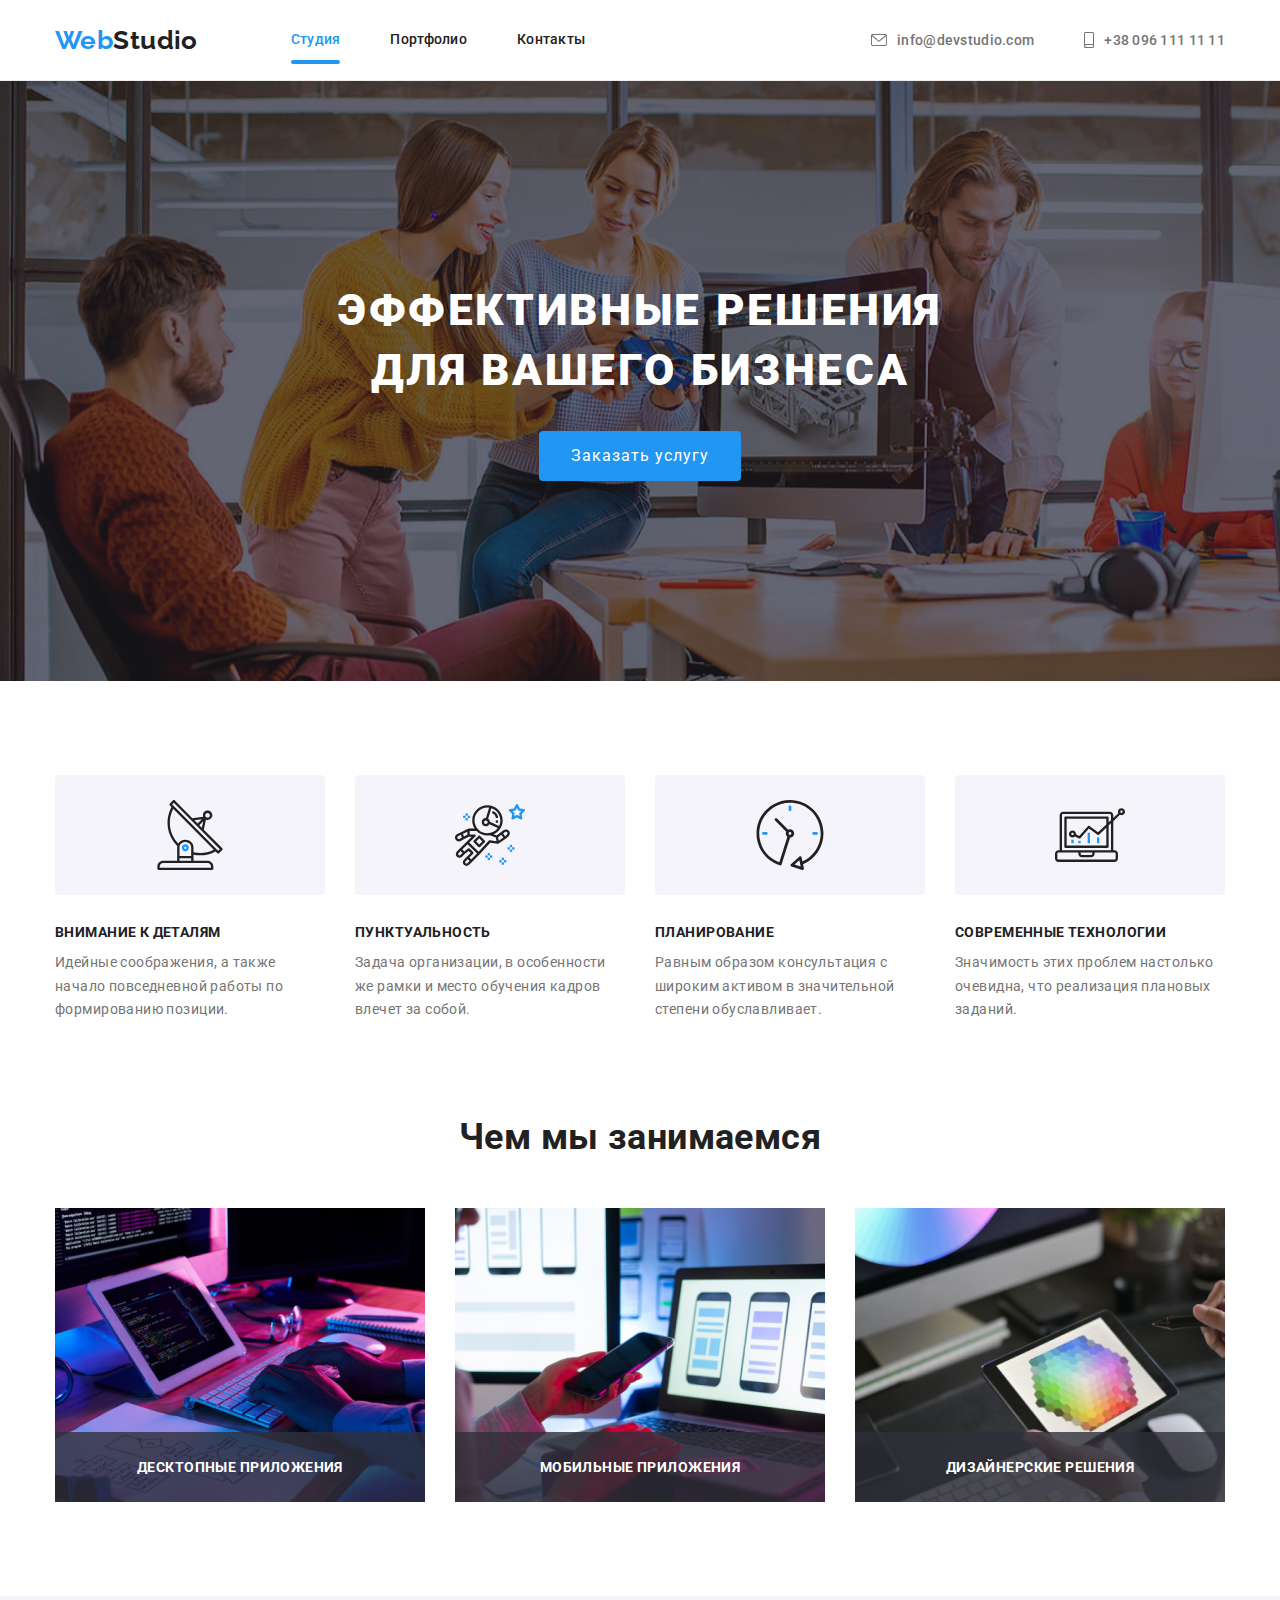
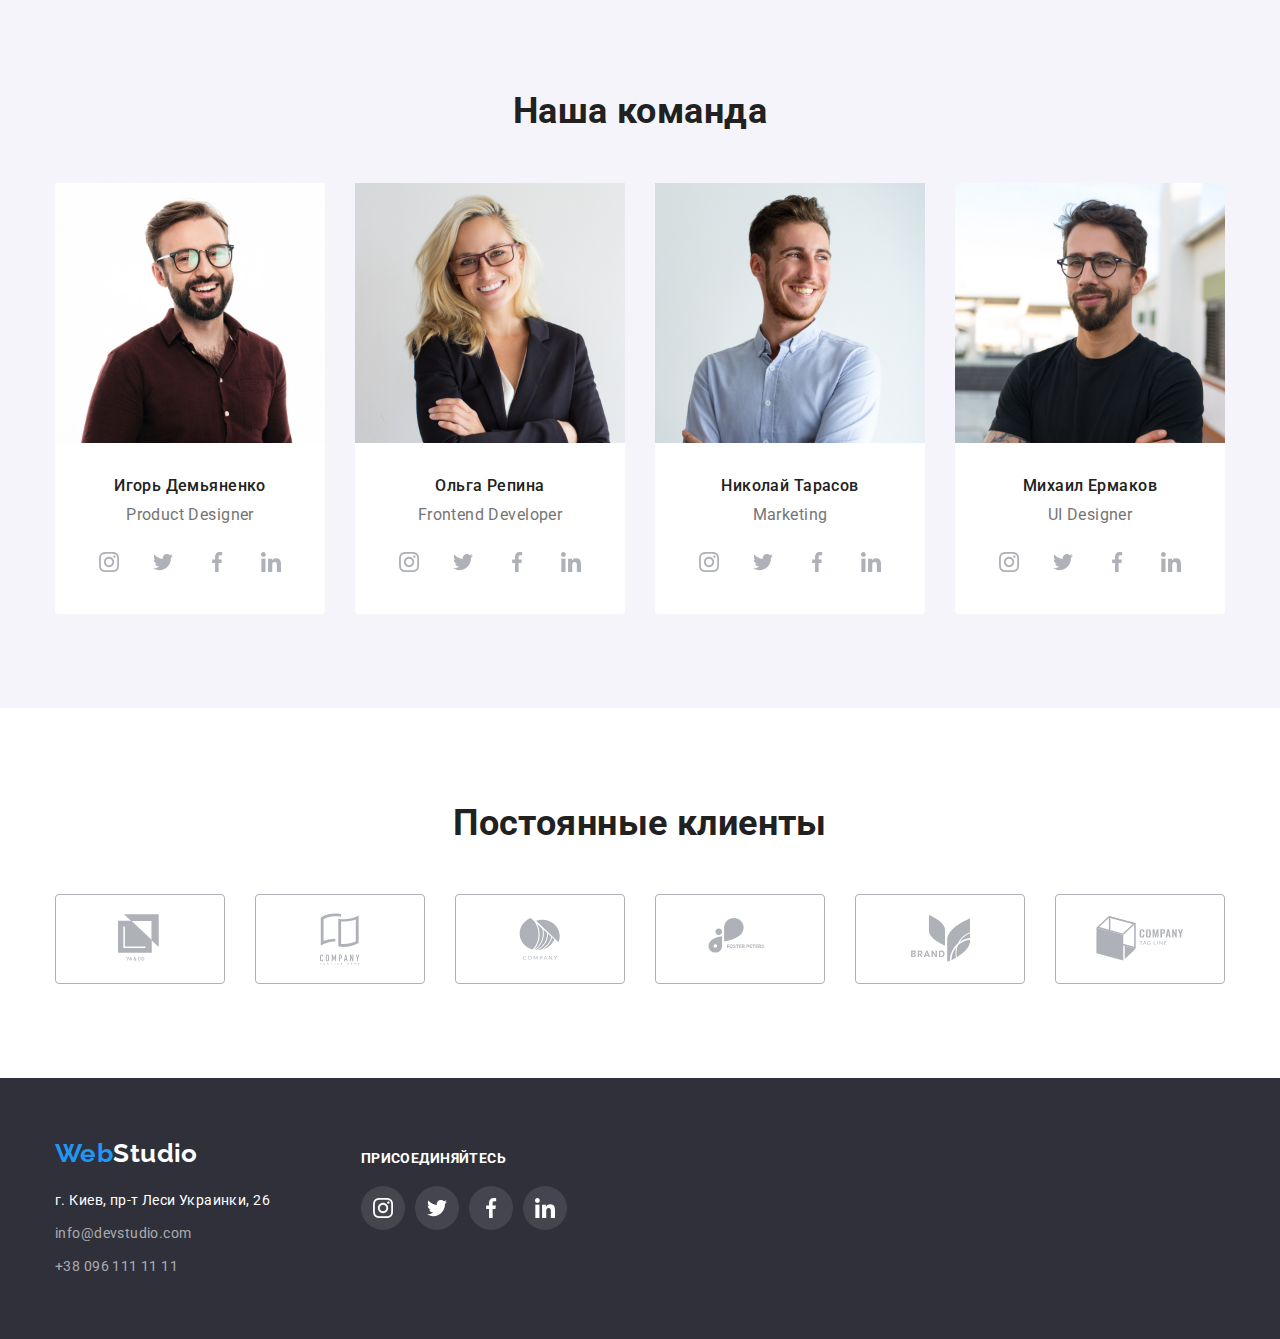
<file: index.html>
<!DOCTYPE html>
<html lang="ru">
<head>
  <meta charset="UTF-8">
  <meta name="viewport" content="width=device-width, initial-scale=1.0">
  <title>Студия</title>
  <link href="https://fonts.googleapis.com/css2?family=Raleway:wght@700&family=Roboto:wght@400;500;700;900&display=swap" rel="stylesheet">

  <link rel="stylesheet" href="https://cdnjs.cloudflare.com/ajax/libs/modern-normalize/1.0.0/modern-normalize.min.css">
  <link rel="stylesheet" href="./css/styles.css">
</head>
<body>
  <!-- ===================хедер================= -->
  <header class="header">
    <div class="nav container">  
      <nav class="site-nav">
        <a href="./index.html" lang="en" class="logo"><span class="accent">Web</span>Studio </a>
        <ul class="site-nav list">
          <li class="nav-item">
            <a href="./index.html" class="header-link link current">Студия</a></li>
          <li class="nav-item">
            <a href="./portfolio.html" class="header-link link">Портфолио</a></li>
          <li class="nav-item">
            <a href="#" class="header-link link">Контакты</a></li>
        </ul>
      </nav>
        <ul class="contacts list">
          <li class="contacts-item">
            <a href="mailto:info@devstudio.com" class="header-adress link">
              <svg class="mail-icon header-contacts-icon">
                <use href="./images/icons/sprite.svg#envelope"></use>
              </svg> 
              info@devstudio.com </a>
          </li>
          <li class="contacts-item">
            <a href="tel:+380961111111" class="header-adress link">
              <svg class="tel-icon header-contacts-icon">
                <use href="./images/icons/sprite.svg#smartphone"></use>
              </svg>
             +38 096 111 11 11 </a>
          </li>
        </ul>
    </div>    
  </header>
  <main>

    <!-- ===================Герой=======================-->

    <section class="hero">
      <div class="hero-wrapper container">
       <h1 class="hero-title">Эффективные решения для вашего бизнеса</h1>
       <button type="button" class="button" data-modal-open>Заказать услугу</button>
      </div>
    </section>
    
    <!--===================наши преимущества====================-->
    <section class="features section">
      <div class="container">
        <!-- <h2 class="section-title">Наши преимущества</h2> -->
        <ul class="features-list list">
          <li class="features-item antenna"><h3 class="title">Внимание к деталям</h3>
            <p class="text">Идейные соображения, а также начало повседневной работы по формированию позиции.</p>
          </li>
          <li class="features-item astronaut"><h3 class="title">Пунктуальность</h3>
            <p class="text">Задача организации, в особенности же рамки и место обучения кадров влечет за собой.</p>
          </li>
          <li class="features-item clock"><h3 class="title">Планирование</h3>
            <p class="text">Равным образом консультация с широким активом в значительной степени обуславливает.</p>
          </li>
          <li class="features-item diagram"><h3 class="title">Современные технологии</h3>
            <p class="text">Значимость этих проблем настолько очевидна, что реализация плановых заданий.</p>
          </li>
        </ul>
      </div>
    </section>

    <!--===================чем занимаемся==========================-->
    <section class="activities section">
      <div class="container">
      <h2 class="section-title">Чем мы занимаемся</h2>
          <ul class="activities-list list">
            <li class="activities-item">
              <a href="" class="activities-link">
                <img src="./images/occupation1.jpg" alt="програмист работает за столом" width="370" height="294">
                <p class="activities-discription">Десктопные приложения</p>
            </a>
          </li>
            <li>
              <a href="" class="activities-link">
                <img src="./images/occupation2.jpg" alt="дизайнер разрабарывает приложение" width="370" height="294">
                <p class="activities-discription">Мобильные приложения</p>

            </a>
          </li>
            <li>
              <a href="" class="activities-link">
                <img src="./images/occupation3.jpg" alt="дизайнер выбирает цвет из палитры на планшете" width="370" height="294">
                <p class="activities-discription">Дизайнерские решения</p>
              </a>
            </li>
          </ul>
      </div>
    </section>

    <!--=============================команда========================-->
    <section class="section team">
      <div class=" container">
          <h2 class="section-title">Наша команда</h2>
          <ul class="employees list">
            <li class="employer-card">
              <img src="./images/employer1.jpg" alt="фото Игоря Демьяненко" width="270" height="260" class="employer-photo">
              <h3 class="title">Игорь Демьяненко</h3>
              <p lang="en" class="position">Product Designer</p>
                            <!-- ===========иконки соц сетей========== -->

              <ul class="socials list">
                <li class="social-item">
                  <a class="social-link link">
                    <svg class="social-icon">
                      <use href="./images/icons/sprite.svg#instagram"></use>
                    </svg>
                  </a>
                </li>
                <li class="social-item">
                  <a class="social-link link">
                    <svg class="social-icon">
                      <use href="./images/icons/sprite.svg#twitter"></use>
                    </svg>
                  </a>
                </li>
                <li class="social-item">
                  <a class="social-link link">
                    <svg class="social-icon">
                      <use href="./images/icons/sprite.svg#facebook"></use>
                      </svg>
                  </a>
                </li>
                <li class="social-item">
                  <a class="social-link link">
                    <svg class="social-icon">
                      <use href="./images/icons/sprite.svg#linkedin"></use>
                      </svg>
                  </a>
                </li>
              </ul>
            </li>
            <li class="employer-card">
                  <img src="./images/employer2.jpg" alt="фото Ольги Репиной" width="270" height="260" class="employer-photo">
                  <h3 class="title">Ольга Репина</h3>
                  <p lang="en" class="position">Frontend Developer</p>
                  <!-- ===========иконки соц сетей========== -->

                  <ul class="socials list">
                
                <li class="social-item">
                  <a class="social-link link">
                    <svg class="social-icon">
                      <use href="./images/icons/sprite.svg#instagram"></use>
                    </svg>
                  </a>
                </li>
                <li class="social-item">
                  <a class="social-link link">
                    <svg class="social-icon">
                      <use href="./images/icons/sprite.svg#twitter"></use>
                    </svg>
                  </a>
                </li>
                <li class="social-item">
                  <a class="social-link link">
                    <svg class="social-icon">
                      <use href="./images/icons/sprite.svg#facebook"></use>
                    </svg>
                  </a>
                </li>
                <li class="social-item">
                  <a class="social-link link">
                    <svg class="social-icon">
                      <use href="./images/icons/sprite.svg#linkedin"></use>
                      </svg>
                  </a>
                </li>
                 </ul>
            </li>
            <li class="employer-card">
              <img src="./images/employer3.jpg" alt=" фото Николая Тарасова" width="270" height="260" class="employer-photo">
              <h3 class="title">Николай Тарасов</h3>
              <p lang="en" class="position">Marketing</p>
                            <!-- ===========иконки соц сетей========== -->

              <ul class="socials list">
                <li class="social-item">
                  <a class="social-link link">
                    <svg class="social-icon">
                      <use href="./images/icons/sprite.svg#instagram"></use>
                    </svg>
                  </a>
                </li>
                <li class="social-item">
                  <a class="social-link link">
                    <svg class="social-icon">
                      <use href="./images/icons/sprite.svg#twitter"></use>
                    </svg>
                  </a>
                </li>
                <li class="social-item">
                  <a class="social-link link">
                    <svg class="social-icon">
                      <use href="./images/icons/sprite.svg#facebook"></use>
                    </svg>
                  </a>
                </li>
                <li class="social-item">
                  <a class="social-link link">
                    <svg class="social-icon">
                      <use href="./images/icons/sprite.svg#linkedin"></use>
                    </svg>
                  </a>
                </li>
              </ul>

            </li>
            <li class="employer-card">
              <img src="./images/employer4.jpg" alt="фото Михаила Ермакова" width="270" height="260" class="employer-photo">
              <h3 class="title">Михаил Ермаков</h3>
              <p lang="en" class="position">UI Designer</p>
                            <!-- ===========иконки соц сетей========== -->

              <ul class="socials list">
                <li class="social-item">
                  <a class="social-link link">
                    <svg class="social-icon">
                      <use href="./images/icons/sprite.svg#instagram"></use>
                    </svg>
                  </a>
                </li>
                <li class="social-item">
                  <a class="social-link link">
                    <svg class="social-icon">
                      <use href="./images/icons/sprite.svg#twitter"></use>
                    </svg>
                  </a>
                </li>
                <li class="social-item">
                  <a class="social-link link">
                    <svg class="social-icon">
                      <use href="./images/icons/sprite.svg#facebook"></use>
                    </svg>
                  </a>
                </li>
                <li class="social-item">
                  <a class="social-link link">
                    <svg class="social-icon">
                      <use href="./images/icons/sprite.svg#linkedin"></use>
                    </svg>
                  </a>
                </li>
              </ul>
            </li>
          </ul>
      </div>
    </section>

    <!-- =====================Постоянные клиенты====================-->
    <section class="section clients">
      <div class="container">
        <h2 class="section-title"> Постоянные клиенты</h2>
        <ul class="clients-list list">
          <li class="clients-item">
            <a href="" class="clients-link link">
              <svg class="clients-icon" height="50px" width="45px"> 
                  <use href="./images/icons/sprite.svg#logo-1"></use> 
              </svg>
            </a>
          </li>
          <li class="clients-item">
            <a href="" class="clients-link link">
              <svg class="clients-icon" height="52px" width="40px">
                  <use href="./images/icons/sprite.svg#logo-2"></use>
              </svg>
            </a>
          </li>
          <li class="clients-item">
            <a href="" class="clients-link link">
              <svg class="clients-icon" height="42px" width="42px">
                <use href="./images/icons/sprite.svg#logo-3"></use>
              </svg>
            </a>
          </li>
          <li class="clients-item">
            <a href="" class="clients-link link">
              <svg class="clients-icon" height="42px" width="80px">
                <use href="./images/icons/sprite.svg#logo-4"></use>
              </svg>
            </a>
          </li>
          <li class="clients-item">
            <a href="" class="clients-link link">
              <svg class="clients-icon" height="47px" width="59px">
                <use href="./images/icons/sprite.svg#logo-5"></use>
              </svg>
            </a>
          </li>
          <li class="clients-item">
            <a href="" class="clients-link link">
              <svg class="clients-icon" height="45" width="88px">
                <use href="./images/icons/sprite.svg#logo-6"></use>
              </svg>
            </a>
          </li>
        </ul>
      </div>
    </section>
  </main>
<!-- ==========================футер======================= -->

  <footer class="footer">
    <div class="container">
          <div class="footer-adress">
            <a href="./index.html" lang="en" class="logo footer-logo"><span class="accent">Web</span>Studio</a>
            <address class="address">
                <ul class="address-list list">
                <li class="address-item">г. Киев, пр-т Леси Украинки, 26</li>
                  <li class="address-item"><a href="mailto:info@devstudio.com" class="link">info@devstudio.com</a></li>
                  <li class="address-item"><a href="tel:+380961111111" class="link">+38 096 111 11 11 </a>
              </ul>
            </address>
          </div>
        <div class="socials-footer">
          <h3 class="socials-title">Присоединяйтесь</h3>
          <ul class="socials list">
            <li class="social-item">
              <a href="" class="social-link link">
                <svg class="social-icon">
                  <use href="./images/icons/sprite.svg#instagram"></use>
                </svg>
              </a>
            </li>
            <li class="social-item">
              <a href="" class="social-link link">
                <svg class="social-icon">
                  <use href="./images/icons/sprite.svg#twitter"></use>
                </svg>
              </a>
            </li>
            <li class="social-item">
              <a href="" class="social-link link">
                <svg class="social-icon">
                  <use href="./images/icons/sprite.svg#facebook"></use>
                </svg>
              </a>
            </li>
            <li class="social-item">
              <a href="" class="social-link link">
                <svg class="social-icon">
                  <use href="./images/icons/sprite.svg#linkedin"></use>
                </svg>
              </a>
            </li>
          </ul>
        </div>
    </div>
  </footer>
    <!--==============================модальное окно=====================  -->
    <div class="backdrop is-hidden" data-modal>
      <div class="modal">
        <button type="button" class="modal-close-btn" data-modal-close>
        <svg width="30" height="30">
          <use href="./images/icons/sprite.svg#close"></use>
        </svg>
      </button>
      </div>
    </div>
      <!-- ========================скрипт=================================== -->
  <script src="./js/modal.js"></script>

</body>

</html>
</file>
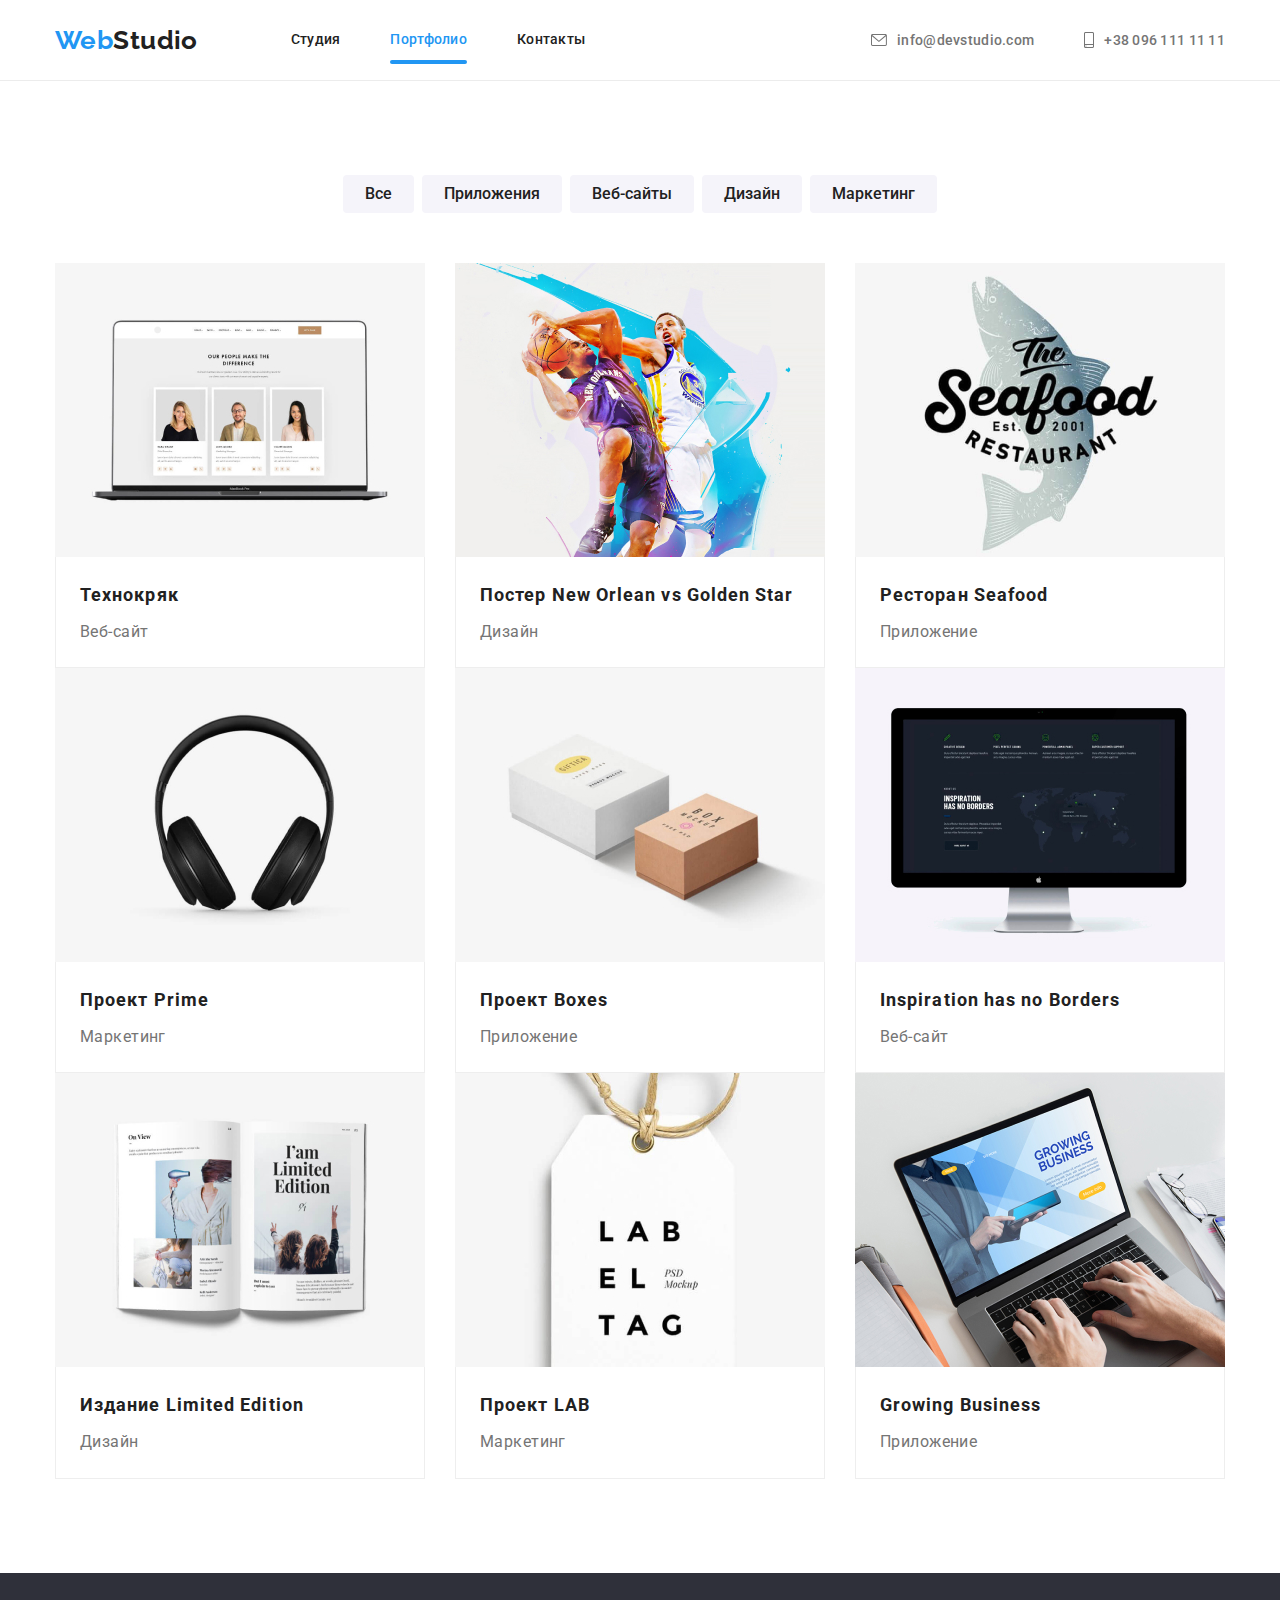
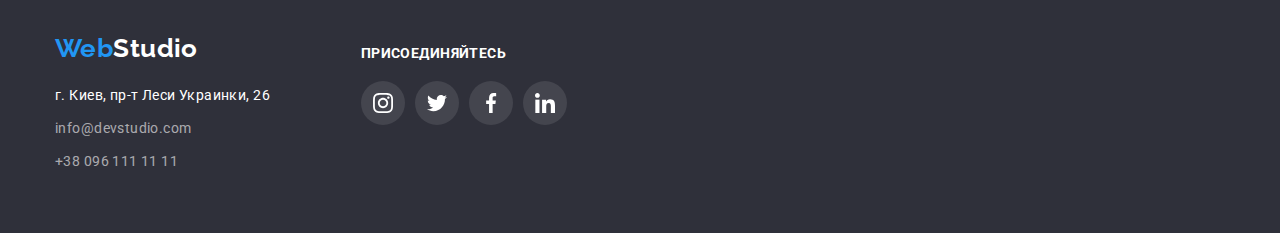
<file: portfolio.html>
<!DOCTYPE html>
<html lang="ru">
<head>
    <meta charset="UTF-8">
    <meta name="viewport" content="width=device-width, initial-scale=1.0">
    <title>Портфолио</title>
    <link href="https://fonts.googleapis.com/css2?family=Raleway:wght@700&family=Roboto:wght@400;500;700;900&display=swap" rel="stylesheet">

    <link rel="stylesheet" href="https://cdnjs.cloudflare.com/ajax/libs/modern-normalize/1.0.0/modern-normalize.min.css">
    <link rel="stylesheet" href="./css/styles.css">
</head>
<body>

  <!-- =======Хедер=========== -->
  <header class="header">
    <div class="nav container">  
      <nav class="site-nav">
        <a href="./index.html" lang="en" class="logo"><span class="accent">Web</span>Studio </a>
        <ul class="site-nav list">
          <li class="nav-item">
            <a href="./index.html" class="header-link link">Студия</a></li>
          <li class="nav-item">
            <a href="./portfolio.html" class="header-link link current">Портфолио</a></li>
          <li class="nav-item">
            <a href="#" class="header-link link">Контакты</a></li>
        </ul>
      </nav>
        <ul class="contacts list">
          <li class="contacts-item">
            <a href="mailto:info@devstudio.com" class="header-adress link">
              <svg class="mail-icon header-contacts-icon">
                <use href="./images/icons/sprite.svg#envelope"></use>
              </svg> 
              info@devstudio.com </a>
          </li>
          <li class="contacts-item">
            <a href="tel:+380961111111" class="header-adress link">
              <svg class="tel-icon header-contacts-icon">
                <use href="./images/icons/sprite.svg#smartphone"></use>
              </svg>
             +38 096 111 11 11 </a>
          </li>
        </ul>
    </div>    
  </header>
   <main>
   <!--======== фильтры ==========-->
    <section class="portfolio section">
      <div class="container">
          <!-- <h1>Портфолио</h1> -->
          <ul class="filter list">
            <li><button type="button" class="button">Все</button></li>
            <li><button type="button" class="button">Приложения</button></li>
            <li><button type="button" class="button">Веб-сайты</button></li>
            <li><button type="button" class="button">Дизайн</button></li>
            <li><button type="button" class="button">Маркетинг</button></li>
          </ul>
    <!--=======проекты============  -->
          <ul class="projects list">
            <li class="projects-item">
              <a href="#" class="project-link">
                <div class="project-thumb">
                  <img src="./images/project1.jpg" alt="макбук про с открытой веб-страницей" width="370" height="294" class="project-img">
                  <p class="project-overlay" >Технокряк это современная площадка распространения коронавируса. Компании используют
                     эту платформу для цифрового шпионажа и атак на защищённые сервера конкурентов.</p>
                </div>
                <div class="projects-text">
                  <h2 class="title">Технокряк</h2>
                  <p class="text">Веб-сайт</p>
              </div>
              </a>
            </li>
            <li class="projects-item">
              <a href="#" class="project-link">
                <div class="project-thumb">
                <img src="./images/project2.jpg" alt="два баскетболиста в прыжке борятся за мяч" width="370" height="294" class="project-img">
                <p class="project-overlay" >Технокряк это современная площадка распространения коронавируса. Компании используют
                  эту платформу для цифрового шпионажа и атак на защищённые сервера конкурентов.</p>
                </div>
                <div class="projects-text">
                  <h2 class="title">Постер <span lang="en">New Orlean vs Golden Star</span></h2>
                  <p class="text">Дизайн</p>
                </div>
              </a>
            </li>
            <li class="projects-item">
              <a href="#" class="project-link">
                <div class="project-thumb">
                  <img src="./images/project3.jpg" alt="логотип ресторана морской еды" width="370" height="294" class="project-img">
                  <p class="project-overlay" >Технокряк это современная площадка распространения коронавируса. Компании используют
                    эту платформу для цифрового шпионажа и атак на защищённые сервера конкурентов.</p>
                </div>
                <div class="projects-text">
                  <h2 class="title">Ресторан <span lang="en">Seafood</span></h2>
                  <p class="text">Приложение</p>
                </div>
              </a>
            </li>
            <li class="projects-item">
              <a href="#" class="project-link">
                <div class="project-thumb">
                  <img src="./images/project4.jpg" alt="наушники" width="370" height="294" class="project-img">
                  <p class="project-overlay" >Технокряк это современная площадка распространения коронавируса. Компании используют
                    эту платформу для цифрового шпионажа и атак на защищённые сервера конкурентов.</p>
                </div>
                  <div class="projects-text">
                  <h2 class="title">Проект <span lang="en">Prime</span></h2>
                  <p class="text">Маркетинг</p>
                </div>
              </a>
            </li>
            <li class="projects-item">
              <a href="#" class="project-link">
                <div class="project-thumb">
                  <img src="./images/project5.jpg" alt="две коробки белая и розовая" width="370" height="294" class="project-img">
                  <p class="project-overlay" >Технокряк это современная площадка распространения коронавируса. Компании используют
                    эту платформу для цифрового шпионажа и атак на защищённые сервера конкурентов.</p>
                </div>
                  <div class="projects-text">
                  <h2 class="title">Проект <span lang="en">Boxes</span></h2>
                  <p class="text">Приложение</p>
                </div class="projects-text">
              </a> 
            </li>
            <li class="projects-item"> 
              <a href="#" class="project-link">
                <div class="project-thumb">
                  <img src="./images/project6.jpg" alt="монитор с открытым сайтом" width="370" height="294" class="project-img">
                  <p class="project-overlay" >Технокряк это современная площадка распространения коронавируса. Компании используют
                    эту платформу для цифрового шпионажа и атак на защищённые сервера конкурентов.</p>
                </div>
                  <div class="projects-text">
                  <h2 lang="en" class="title">Inspiration has no Borders</h2>
                  <p class="text">Веб-сайт</p>
                </div>
              </a>
            </li>
            <li class="projects-item">
              <a href="#" class="project-link">
                <div class="project-thumb">
                  <img src="./images/project7.jpg" alt="открытый журнал" width="370" height="294" class="project-img">
                  <p class="project-overlay" >Технокряк это современная площадка распространения коронавируса. Компании используют
                    эту платформу для цифрового шпионажа и атак на защищённые сервера конкурентов.</p>
                </div>
                  <div class="projects-text">
                  <h2 class="title">Издание <span lang="en">Limited Edition</span></h2>
                  <p class="text">Дизайн</p>
                </div>
              </a>
            </li>
            <li class="projects-item">
              <a href="#" class="project-link">
                <div class="project-thumb">
                  <img src="./images/project8.jpg" alt="ярлык с надписью" width="370" height="294" class="project-img">
                  <p class="project-overlay" >Технокряк это современная площадка распространения коронавируса. Компании используют
                    эту платформу для цифрового шпионажа и атак на защищённые сервера конкурентов.</p>
                </div>
                <div class="projects-text">
                  <h2 class="title">Проект <span lang="en">LAB</span></h2>
                  <p class="text">Маркетинг</p>
                </div>
              </a>
            </li>
            <li class="projects-item">
              <a href="#" class="project-link">
                <div class="project-thumb">
                  <img src="./images/project9.jpg" alt="мужские руки на клавиатуре ноутбука" class="project-img">
                  <p class="project-overlay" >Технокряк это современная площадка распространения коронавируса. Компании используют
                    эту платформу для цифрового шпионажа и атак на защищённые сервера конкурентов.</p>
                </div>
                <div class="projects-text">
                  <h2 lang="en" class="title">Growing Business</h2>
                  <p class="text">Приложение</p>
                </div>
              </a>
            </li>
          </ul>
        </div>
      </div>
    </section>
  </main>

  <!-- ========футер============ -->
  <footer class="footer">
    <div class="container">
          <div class="footer-adress">
            <a href="./index.html" lang="en" class="logo footer-logo"><span class="accent">Web</span>Studio</a>
            <address class="address">
                <ul class="address-list list">
                <li class="address-item">г. Киев, пр-т Леси Украинки, 26</li>
                  <li class="address-item"><a href="mailto:info@devstudio.com" class="link">info@devstudio.com</a></li>
                  <li class="address-item"><a href="tel:+380961111111" class="link">+38 096 111 11 11 </a>
              </ul>
            </address>
          </div>
        <div class="socials-footer">
          <h3 class="socials-title">Присоединяйтесь</h3>
          <ul class="socials list">
            <li class="social-item">
              <a href="" class="social-link link">
                <svg class="social-icon">
                  <use href="./images/icons/sprite.svg#instagram"></use>
                </svg>
              </a>
            </li>
            <li class="social-item">
              <a href="" class="social-link link">
                <svg class="social-icon">
                  <use href="./images/icons/sprite.svg#twitter"></use>
                </svg>
              </a>
            </li>
            <li class="social-item">
              <a href="" class="social-link link">
                <svg class="social-icon">
                  <use href="./images/icons/sprite.svg#facebook"></use>
                </svg>
              </a>
            </li>
            <li class="social-item">
              <a href="" class="social-link link">
                <svg class="social-icon">
                  <use href="./images/icons/sprite.svg#linkedin"></use>
                </svg>
              </a>
            </li>
          </ul>
        </div>
    </div>
  </footer>           
</body>
</html>
</file>
<file: css/styles.css>
/* основные цвета */
/* основной цвет текста #212121; */
/* вторичный цвет текста #757575; */
/* акцент цвет  #2196f3; */
/* белый #ffffff */

/* цвет фона  #E5E5E5; */
/* цвет фона хедера #FFFFFF; */
/* цвет фона футера #2F303A; */

        /*цвет почта и телефон в футере  */
/* rgba(255, 255, 255, 0.6); */
/* цвет фона кнопки #F5F4FA */

:root{
        --primary-text-color:#757575;
        --title-text-color:#212121;
        --accent-color:#2196f3;
        --accent-white-color: #ffffff;
        --primary-bg-color: #ffffff;
        --team-bg-color:  #F5F4FA;
        --footer-bg-color: #2F303A;
        --button-color: #F5F4FA;
        --primary-font: Roboto, sans-serif;
        --secondary-font: Raleway, sans-serif;
}
*,
*::before,
*::after{
        margin: 0;
        padding: 0;
}

body {
        background-color: var(--primary-bg-color); 
        color: var(--primary-text-color);

        font-family: var(--primary-font);
        letter-spacing: 0.03em;
        font-size: 14px;
  }

.list{
        list-style: none;
        margin: 0px;
        padding: 0px;
}
.button {
        display: inline-block;
        border: 0px;
        border-radius: 4px;
        text-align: center;
        cursor: pointer;

}
.container {
        width: 1200px;
        /* outline: 2px solid red; */
        padding: 0 15px;
        margin: 0 auto;
        }
.section {
        padding-top: 94px;
        padding-bottom: 94px;
}
.section-title{
        color: var(--title-text-color);

        font-weight: 700;
        font-size: 36px;
        line-height: 1.17;
        text-align: center;

        margin-top: 0px;
        margin-bottom: 50px;
        
}


/*  =================Хедер===================== */
.logo{
        color: var(--title-text-color);  
        text-decoration: none;

        font-family: var(--secondary-font);
        font-weight: 700;
        font-size: 26px;
        line-height: 1.19;

        margin-right: 93px;
        
}

.logo .accent{
        color: var(--accent-color);
}

/* ===============навигация сайта==================  */
.nav.container {
        display: flex;
        justify-content: space-between;
        /* padding-top: 24px;
        padding-bottom: 24px; */
}
.header {
        border-bottom: 1px solid #ECECEC;
}
.site-nav{
        display: flex;
        justify-content: space-between;
        align-items: center;
}
/* .site-nav.list{
        margin-top: 32px;
        margin-bottom: 32px;
} */
.nav-item {
        position: relative;
        display: flex;
}
.contacts.list:last-child {
        margin-left: 50px;
}

.site-nav .link {
        color: var(--title-text-color);
}

.contacts.list {
        display: flex;
        align-items: center;
}        

.contacts .link{
        color: var(--primary-text-color);
}

.site-nav li+li {
        margin-left: 50px;
} 
.link{
        text-decoration: none;

}
.header-link {
        
        font-weight: 500;
        font-size: 14px;
        line-height: 1.14;
        letter-spacing: 0.02em;

        transition-duration: 250ms;
        transition-timing-function: cubic-bezier(0.4, 0, 0.2, 1);

        padding: 32px 0px;

}
.header-link:hover,
.header-link:focus {
        color: var(--accent-color);
}


.site-nav .link.current{
        color: var(--accent-color);
        justify-content: top;
}
.link.current::after {
        position: absolute;
        content: "";
        display: block;

        height: 4px;
        width: 100%;
        background-color: var(--accent-color);
        border-radius: 2px;
        align-self: flex-end;
        margin-top: 28px;
        /* pointer-events: none; */
}

/* /* .contacts-item {
        margin-top: 32px;
        margin-bottom: 32px;} */
.contacts li+li {
        margin-left: 50px;
}
.header-contacts-icon {
        margin-right: 10px;

        transition-duration: 250ms;
        transition-timing-function: cubic-bezier(0.4, 0, 0.2, 1);

}
     
.header-adress {
        display: flex;
        align-items: center;
        font-weight: 500;
        font-size: 14px;
        line-height: 1.143;
        letter-spacing: 0.02em;


        transition-duration: 250ms;
        transition-timing-function: cubic-bezier(0.4, 0, 0.2, 1);
}
.header-adress:hover {
color:  var(--accent-color)
}

.header-adress:hover .header-contacts-icon,
.header-adress:focus .header-contacts-icon {
        --color3: #2196f3;
}
.mail-icon {
        width: 16px;
        height: 12px;
}
     .tel-icon{
       width: 10px;
       height: 16px;
}
    
      
/* =========================Герой =================*/
.hero {
        background-color: var(--footer-bg-color);
        margin: 0 auto;
        padding-top: 200px;
        padding-bottom: 200px;

        max-width: 1600px;
        background-image: linear-gradient(
                rgba(47, 48, 58, 0.4),
                rgba(47, 48, 58, 0.4)),        
        url(../images/background.jpg);
        background-size: cover;
}
.hero-wrapper {

        display: flex;
        justify-content: center;
        flex-direction: column;
        align-items: center;
        
}
.hero-title {
        color: var(--accent-white-color);

        font-weight: 900;
        font-size: 44px;
        line-height: 1.36;
        letter-spacing: 0.06em;
        text-align: center;     
        text-transform: uppercase;

        width: 698px;
        margin-bottom: 30px;
}
.hero .button{
        color: var(--accent-white-color);
        background-color: var(--accent-color);

        font-family: inherit;
        text-decoration: none;
        letter-spacing: 0.06em;
        font-size: 16px;
        line-height: 1.875;

        padding: 10px 32px;
}
/* =====================секции================ */
/* .features,
.activities,
.employees{
        list-style: none;
} */

/* =================Преимущества =================*/
.features.section{
        padding-bottom: 0px;
}

.features .section-title{
        margin: 0;
}
.features-list .title{
        color: var(--title-text-color);

        font-weight: 700;
        font-size: 14px;
        line-height: 1.14;
        text-transform: uppercase;

        margin-top: 0px;
        margin-bottom: 10px;
}
.text {
        line-height: 1.71;
        margin: 0px;
}
/* .features {
        padding-top: 94px;
        padding-bottom: 94px; 
} */
.features-list{
        display: flex;
        justify-content: center;
}
.features-list li+li{
        margin-left: 30px;
}
.features-list li{
        max-width: 270px;
}
.features-item::before{
        content: "";
        display: block;
      
        width: 270px;
        height: 120px;
        
        margin-bottom: 30px;
        background-size: 70px 70px;
        background-position: center;
        background-repeat: no-repeat;
        background-color: #f5f4fa;
        border-radius: 4px;
         
}
.antenna::before{
        background-image: url(../images/icons/antenna.svg);
}
      
.astronaut::before{
        background-image: url(../images/icons/astronaut.svg);
}
.clock::before{
        background-image: url(../images/icons/clock.svg);
}
.diagram::before{
        background-image: url(../images/icons/diagram.svg);
}
      
      
/* ====================чем мы занимаемся=============== */

.activities {
        padding-bottom: 94px;
}
.activities-list {
        display: flex;
}
.activities-list li+li {
        margin-left: 30px;
}
.activities-link {
        position: relative;
        text-decoration: none;
        display: flex;
        
        
}
.activities-discription {
        position: absolute;
        bottom: 0px;

        width: 100%;
                
        font-weight: 700;
        font-size: 14px;
        line-height: 1.143;
        text-align: center;
        background-color: rgba(47, 48, 57, 0.8);
        text-transform: uppercase;
        color: var(--accent-white-color);
        
        padding-top: 27px;
        padding-bottom: 27px;
        
        
}

/* ========================Команда==================== */

.team {
background-color: var(--team-bg-color);
/* padding-top: 94px;
padding-bottom: 94px;
*/
}

.team .employer-card {
        background-color: var(--primary-bg-color);
        border-radius: 0px 0px 4px 4px;

        padding-bottom: 30px;
        
}

.employer-photo {
        margin-bottom: 30px;

}

.employees .title{
        color: var(--title-text-color);

        font-weight: 500;
        font-size: 16px;
        line-height: 1.19;
        text-align: center;

        margin-top: 0px;
        margin-bottom: 10px;
}

.position {
        font-size: 16px;
        line-height: 1.19;
        margin-bottom: 16px;
        text-align: center;
}
.employees.list{
        display: flex;
}
.employees.list>li+li{
        margin-left: 30px;
}
.socials{
        display: flex;
        justify-content: center;
      }
.social-item:not(:last-child) {
        margin-right: 10px;
}

.social-link {
        justify-content: center;
        align-items: center;
        display: flex;

        width: 44px;
        height: 44px;
        border-radius: 50%;

        background-size: cover;
        background-color: var(--primary-bg-color);

        transition: 250ms cubic-bezier(0.4, 0, 0.2, 1);

        /* transition-timing-function: cubic-bezier(0.4, 0, 0.2, 1);
        transition-duration: 250ms; */
}
.social-icon {  
        width: 20px;
        height: 20px;
        /* fill: #afb1b8; */

        
}
.social-link:hover,
.social-link:focus {
        background-color: var(--accent-color);
}

.social-link:hover .social-icon,
.social-link:focus .social-icon {
        --color4: #ffffff;
}



/* ===============================Клиенты===================== */


.clients-list {
        display: flex;
        align-items: center;
        justify-content: space-between;
}

.clients-item {
        display: flex;
        justify-content: center;
        align-items: center;
        }
.clients-iteam:not(:last-child){
        margin-right: 30px;
}


.clients-link{
        display: flex;
        width: 170px;
        height: 90px;

        justify-content: center;
        align-items: center;
        border: 1px solid;
        border-color: #AFB1B8;
        border-radius: 4px;
        --color4: #AFB1B8; 

        transition: 250ms cubic-bezier(0.4, 0, 0.2, 1);
}
.clients-link:hover,
.clients-link:focus {

        
        border-color: var(--accent-color);
}
.clients-icon{
                   
        transition-duration: 250ms; 
        transition-timing-function: cubic-bezier(0.4, 0, 0.2, 1);
        transition: 250ms cubic-bezier(0.4, 0, 0.2, 1); 
}

.clients-link:hover .clients-icon,
.clients-link:focus .clients-icon {
        
        --color4: #2196f3;

        /* transition: 250ms cobic-bezier(0.4, 0, 0.2, 1); */
        /* box-shadow: 0px 4px 4px 0px rgba(0, 0, 0, 0.25), 0px 4px 4px 0px rgba(0, 0, 0, 0.25); */
        }


/* =======================футер======================= */
.footer .container {
        display: flex;
}
.footer{
        background-color: var(--footer-bg-color);
        padding-bottom: 60px;
        padding-top: 60px;
}
.footer-adress {
        margin-right: 70px;
}

.footer-logo {
        color: var(--accent-white-color);
        text-decoration: none;

        display: block;
        margin-bottom: 20px;
}
.footer-logo .accent {
        color: var(--accent-color)
}
.address-list {
        color: var(--accent-white-color);
        list-style: none;

        font-style: normal;
        font-size: 14px;
        line-height: 1.71;
        display: block;
}
.address .link {
color: rgba(255, 255, 255, 0.6);
text-decoration: none;

font-weight: 400;
font-size: 14px;
line-height: 1.71;
letter-spacing: 0.03em;
}

.address-list li+li {
        margin-top: 9px;
}
.socials-footer{
        margin-top: 12px;
}
.socials-title {
        margin-bottom: 20px;
        font-weight: bold;
        font-size: 14px;
        line-height: 1.143;
        letter-spacing: 0.03em;
        text-transform: uppercase;
        color: #ffffff;
}
.socials-footer .social-link{
        --color4: #ffffff;      
        background-color: rgba(255, 255, 255, 0.1);

        transition: 250ms cubic-bezier(0.4, 0, 0.2, 1);

}
.socials-footer .social-link:hover {
        background-color: var(--accent-color);
}
        
/* =======================модальное окно======================= */

.backdrop {
        position: fixed;
        left: 0px;
        top: 0px;
        width: 100%;
        height: 100%;
        background: rgba(0, 0, 0, 0.2);
        transition: 250ms linear;
      }
      
      .modal {
        position: absolute;
        top: 50%;
        left: 50%;
        transform: translate(-50%, -50%);
        width: 528px;
        min-height: 581px;
        background-color: #ffffff;
        box-shadow: 0px 1px 3px rgba(0, 0, 0, 0.12), 0px 1px 1px rgba(0, 0, 0, 0.14),
          0px 2px 1px rgba(0, 0, 0, 0.2);
        border-radius: 4px;

        transition: 250ms linear;
      }
      
      .modal-close-btn {
        
        width: 30px;
        height: 30px;
        position: absolute;
        top: 8px;
        right: 8px;
        border-radius: 50%;
        border: 0px;

        cursor: pointer;

      }
      .is-hidden {
        opacity: 0;
        visibility: hidden;
        pointer-events: none;
      }


/* =============================Портфолио========================== */

/* =============================фильтры====================== */
/* .portfolio {
        padding-top: 94px;
        padding-bottom: 94px;
} */

.filter {
        margin-bottom: 50px;
        display: flex;
        justify-content: center;
}
.filter li+li{
        margin-left: 8px;
}

.filter .button {
        color: var(--title-text-color);
        background-color: var(--button-color);

        font-family: inherit;
        font-weight: 500;
        font-size: 16px;
        line-height: 1.6;

        padding: 6px 22px;

        transition-duration: 250ms;
        transition-timing-function: cubic-bezier(0.4, 0, 0.2, 1);
}

.filter .button:hover, 
.filter .button:focus{
        color:var(--accent-white-color) ;
        background-color: var(--accent-color);
}
.project-thumb {
        position: relative;
        display: flex;

        justify-content: center;
        align-items: center;

        overflow: hidden;

}
.project-thumb:hover .project-overlay{
        transform: translateY(-100%);
}
.project-overlay {
        position: absolute;
        bottom: -100%;
        
        width: 100%;
        height: 100%;

        font-style: normal;
        font-size: 18px;
        line-height: 1.556;
        letter-spacing: 0.03em;
        padding: 63px 24px;

        background-color: rgba(33, 150, 243, 0.9);
        color: var(--accent-white-color);
        
        transition: transform 250ms cubic-bezier(0.4, 0, 0.2, 1);
}
/* ===================проэкты=========================== */

.projects {
        display: flex;
        flex-wrap: wrap;
}


.projects .project-link {
        text-decoration: none;
        color: var(--primary-text-color);
        display: block;
}
.project-img{
        display: block;
}

.projects .title {
        color: var(--title-text-color);

        font-weight: 700;
        font-size: 18px;
        line-height: 2;
        letter-spacing: 0.06em;
        
        margin-top: 0px;
        margin-bottom: 4px;
}

.projects .text{
        font-size: 16px;
        line-height: 1.9;

        /* margin-bottom: 20px; */
        
}

.projects-item {
background-color: var(--primary-bg-color);
max-width: 370px;
/* padding-bottom: 20px; */

display: flex;
justify-content: center;

transition-duration: 250ms;
transition-timing-function: cubic-bezier(0.4, 0, 0.2, 1);

}
.projects-item:hover,
.projects-item:focus {
        box-shadow: 0px 1px 1px rgba(0, 0, 0, 0.12), 0px 4px 4px rgba(0, 0, 0, 0.06), 1px 4px 6px rgba(0, 0, 0, 0.16);
}
.projects-text {
        padding: 20px 24px;
       
        border-right: 1px solid #EEEEEE;
        border-bottom: 1px solid #EEEEEE;
        border-left: 1px solid #EEEEEE;
}
.projects-item:not(:nth-child(3n)) {
        margin-right: 30px;
}
.projects-item:nth-last-child(-n + 3) {
        margin-bottom: 0px;
}
</file>
